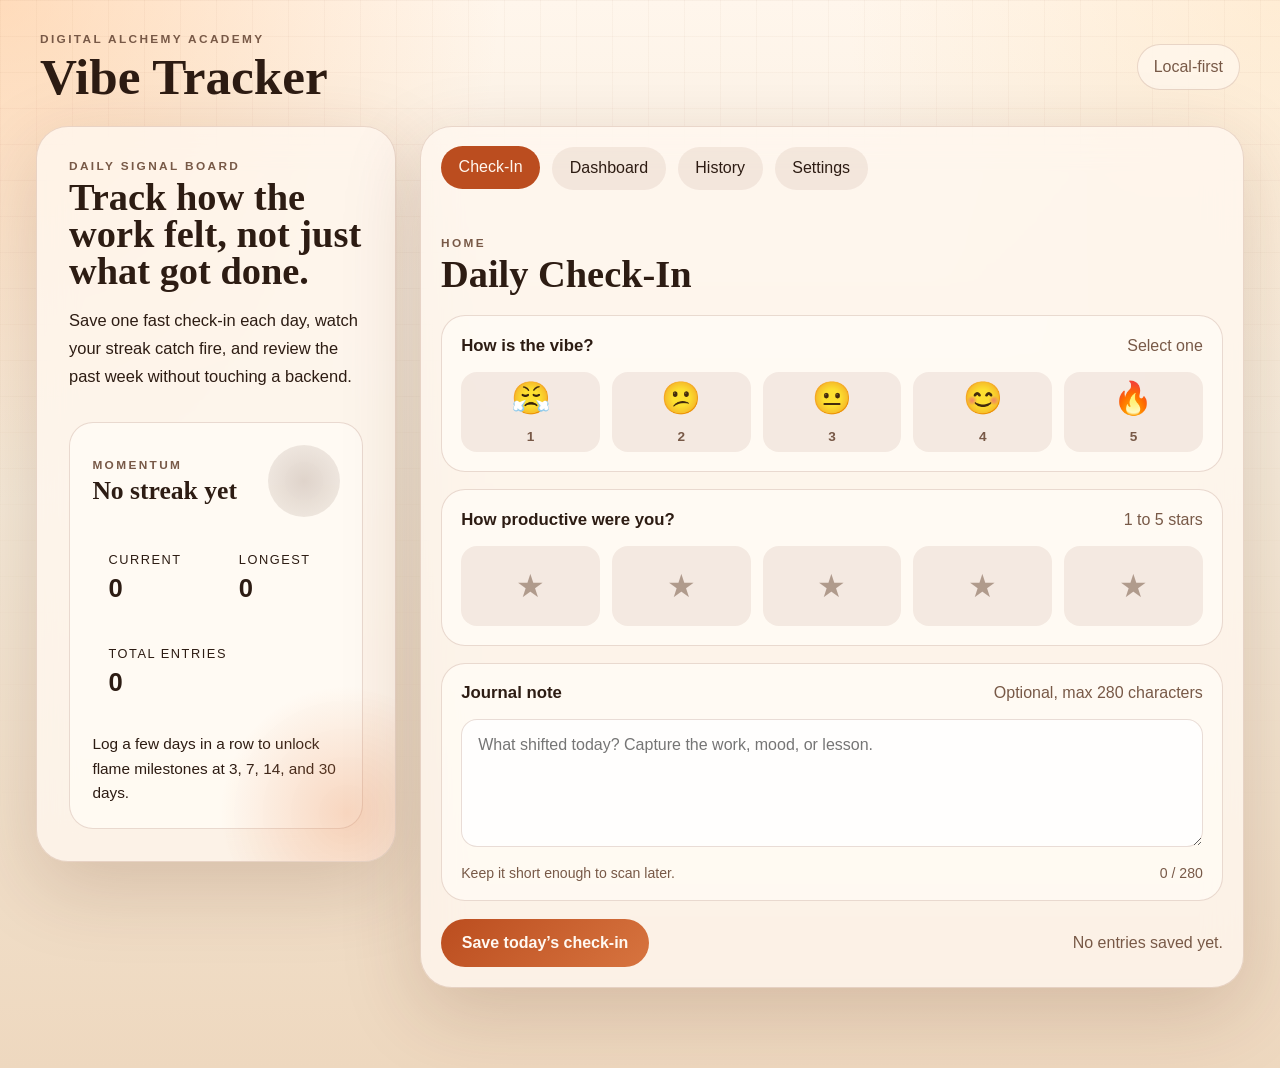
<file: index.html>
<!DOCTYPE html>
<html lang="en">
<head>
  <meta charset="UTF-8">
  <meta name="viewport" content="width=device-width, initial-scale=1.0">
  <meta name="description" content="Vibe Tracker is a local-first daily mood and productivity tracker with streaks, charts, and journal entries.">
  <title>Vibe Tracker</title>
  <link rel="icon" type="image/svg+xml" href="./assets/favicon.svg">
  <link rel="stylesheet" href="./css/styles.css">
</head>
<body>
  <div class="app-shell">
    <header class="topbar">
      <div>
        <p class="eyebrow">Digital Alchemy Academy</p>
        <h1>Vibe Tracker</h1>
      </div>
      <div class="live-pill">
        <span class="pulse-dot" aria-hidden="true"></span>
        <span>Local-first</span>
      </div>
    </header>

    <main class="layout">
      <aside class="hero-panel">
        <p class="panel-kicker">Daily signal board</p>
        <h2>Track how the work felt, not just what got done.</h2>
        <p class="hero-copy">
          Save one fast check-in each day, watch your streak catch fire, and review the past week without touching a backend.
        </p>

        <section class="streak-card" aria-live="polite">
          <div class="streak-header">
            <div>
              <p class="panel-kicker">Momentum</p>
              <h3 id="streak-status-label">No streak yet</h3>
            </div>
            <div class="ember-orb ember-tier-0" id="streak-flame" aria-hidden="true">•</div>
          </div>
          <div class="streak-metrics">
            <article>
              <span>Current</span>
              <strong id="current-streak">0</strong>
            </article>
            <article>
              <span>Longest</span>
              <strong id="longest-streak">0</strong>
            </article>
            <article>
              <span>Total entries</span>
              <strong id="entry-total">0</strong>
            </article>
          </div>
          <p class="streak-milestone" id="streak-milestone">
            Log a few days in a row to unlock flame milestones at 3, 7, 14, and 30 days.
          </p>
        </section>
      </aside>

      <section class="content-panel">
        <nav class="view-nav" aria-label="Primary">
          <button class="nav-button active" data-view-target="checkin-view" type="button">Check-In</button>
          <button class="nav-button" data-view-target="dashboard-view" type="button">Dashboard</button>
          <button class="nav-button" data-view-target="history-view" type="button">History</button>
          <button class="nav-button" data-view-target="settings-view" type="button">Settings</button>
        </nav>

        <section id="flash-message" class="flash-message" aria-live="polite"></section>

        <section class="view active" id="checkin-view">
          <div class="section-heading">
            <div>
              <p class="panel-kicker">Home</p>
              <h2>Daily Check-In</h2>
            </div>
            <p class="section-note" id="today-label"></p>
          </div>

          <form id="checkin-form" class="checkin-form">
            <div class="field-group">
              <div class="field-heading">
                <label>How is the vibe?</label>
                <span>Select one</span>
              </div>
              <div class="emoji-grid" id="vibe-options" role="radiogroup" aria-label="Vibe score">
                <button type="button" class="emoji-option" data-score="1" aria-label="Very low vibe">😤<span>1</span></button>
                <button type="button" class="emoji-option" data-score="2" aria-label="Low vibe">😕<span>2</span></button>
                <button type="button" class="emoji-option" data-score="3" aria-label="Neutral vibe">😐<span>3</span></button>
                <button type="button" class="emoji-option" data-score="4" aria-label="Good vibe">😊<span>4</span></button>
                <button type="button" class="emoji-option" data-score="5" aria-label="Excellent vibe">🔥<span>5</span></button>
              </div>
            </div>

            <div class="field-group">
              <div class="field-heading">
                <label>How productive were you?</label>
                <span>1 to 5 stars</span>
              </div>
              <div class="star-grid" id="productivity-options" role="radiogroup" aria-label="Productivity score">
                <button type="button" class="star-option" data-score="1" aria-label="1 star">★</button>
                <button type="button" class="star-option" data-score="2" aria-label="2 stars">★</button>
                <button type="button" class="star-option" data-score="3" aria-label="3 stars">★</button>
                <button type="button" class="star-option" data-score="4" aria-label="4 stars">★</button>
                <button type="button" class="star-option" data-score="5" aria-label="5 stars">★</button>
              </div>
            </div>

            <div class="field-group">
              <div class="field-heading">
                <label for="note-input">Journal note</label>
                <span>Optional, max 280 characters</span>
              </div>
              <textarea id="note-input" name="note" maxlength="280" rows="5" placeholder="What shifted today? Capture the work, mood, or lesson."></textarea>
              <div class="field-footer">
                <span>Keep it short enough to scan later.</span>
                <span id="note-counter">0 / 280</span>
              </div>
            </div>

            <div class="form-actions">
              <button class="primary-button" type="submit">Save today’s check-in</button>
              <p class="section-note" id="last-save-label">No entries saved yet.</p>
            </div>
          </form>
        </section>

        <section class="view" id="dashboard-view">
          <div class="section-heading">
            <div>
              <p class="panel-kicker">Weekly review</p>
              <h2>Dashboard</h2>
            </div>
            <p class="section-note">Last 7 days only</p>
          </div>

          <div class="stats-grid">
            <article class="stat-card">
              <span>Average vibe</span>
              <strong id="avg-vibe-stat">0.0</strong>
            </article>
            <article class="stat-card">
              <span>Average productivity</span>
              <strong id="avg-productivity-stat">0.0</strong>
            </article>
            <article class="stat-card">
              <span>Entries this week</span>
              <strong id="weekly-count-stat">0</strong>
            </article>
          </div>

          <div class="chart-grid">
            <article class="chart-card">
              <div class="chart-heading">
                <h3>Vibe trend</h3>
                <span>1 to 5 scale</span>
              </div>
              <canvas id="vibe-chart" width="640" height="260" aria-label="Vibe chart"></canvas>
            </article>
            <article class="chart-card">
              <div class="chart-heading">
                <h3>Productivity trend</h3>
                <span>1 to 5 scale</span>
              </div>
              <canvas id="productivity-chart" width="640" height="260" aria-label="Productivity chart"></canvas>
            </article>
          </div>
        </section>

        <section class="view" id="history-view">
          <div class="section-heading">
            <div>
              <p class="panel-kicker">Archive</p>
              <h2>History</h2>
            </div>
            <p class="section-note">Newest first</p>
          </div>

          <div id="history-list" class="history-list" aria-live="polite"></div>
        </section>

        <section class="view" id="settings-view">
          <div class="section-heading">
            <div>
              <p class="panel-kicker">Data controls</p>
              <h2>Settings</h2>
            </div>
            <p class="section-note">Everything stays in this browser unless you export it.</p>
          </div>

          <div class="settings-grid">
            <article class="settings-card">
              <h3>Export your data</h3>
              <p>Download every entry and current streak summary as JSON.</p>
              <button id="export-button" class="secondary-button" type="button">Export JSON</button>
            </article>

            <article class="settings-card">
              <h3>Import a backup</h3>
              <p>Restore from a previous JSON export. Existing data will be replaced after confirmation.</p>
              <label class="file-button" for="import-input">Choose JSON file</label>
              <input id="import-input" type="file" accept="application/json">
            </article>

            <article class="settings-card danger-card">
              <h3>Clear all data</h3>
              <p>Remove every entry from localStorage. This cannot be undone unless you exported first.</p>
              <button id="clear-button" class="danger-button" type="button">Clear everything</button>
            </article>
          </div>
        </section>
      </section>
    </main>
  </div>

  <template id="history-item-template">
    <article class="history-item">
      <div class="history-item-main">
        <div class="history-meta">
          <span class="history-date"></span>
          <span class="history-vibe"></span>
          <span class="history-productivity"></span>
        </div>
        <p class="history-snippet"></p>
      </div>
      <div class="history-actions">
        <button class="text-button history-toggle" type="button">Expand</button>
        <button class="text-button danger-text history-delete" type="button">Delete</button>
      </div>
      <div class="history-note"></div>
    </article>
  </template>

  <script src="./js/storage.js"></script>
  <script src="./js/streaks.js"></script>
  <script src="./js/checkin.js"></script>
  <script src="./js/dashboard.js"></script>
  <script src="./js/history.js"></script>
  <script src="./js/app.js"></script>
</body>
</html>
</file>
<file: css/styles.css>
:root {
  --bg: #f5ead9;
  --panel: rgba(255, 248, 240, 0.78);
  --panel-border: rgba(116, 48, 18, 0.16);
  --text: #2d1c13;
  --muted: #785947;
  --accent: #bb4d1f;
  --gold: #d2a24c;
  --danger: #8f1d1d;
  --shadow: 0 24px 80px rgba(90, 39, 18, 0.18);
  --radius-xl: 32px;
  --radius-lg: 24px;
  --radius-md: 16px;
  --max-width: 1240px;
}

* {
  box-sizing: border-box;
}

html {
  color-scheme: light;
}

body {
  margin: 0;
  min-height: 100vh;
  font-family: "Segoe UI", "Trebuchet MS", sans-serif;
  color: var(--text);
  background:
    radial-gradient(circle at top left, rgba(255, 183, 120, 0.42), transparent 30%),
    radial-gradient(circle at top right, rgba(255, 220, 171, 0.36), transparent 26%),
    linear-gradient(180deg, #fff6ec 0%, var(--bg) 45%, #eed8bf 100%);
}

body::before {
  content: "";
  position: fixed;
  inset: 0;
  pointer-events: none;
  background-image:
    linear-gradient(rgba(116, 48, 18, 0.04) 1px, transparent 1px),
    linear-gradient(90deg, rgba(116, 48, 18, 0.04) 1px, transparent 1px);
  background-size: 36px 36px;
  mask-image: linear-gradient(180deg, rgba(0, 0, 0, 0.85), transparent 95%);
}

button,
input,
textarea {
  font: inherit;
}

button {
  cursor: pointer;
}

.app-shell {
  width: min(100%, var(--max-width));
  margin: 0 auto;
  padding: 2rem 1rem 5rem;
}

.topbar,
.layout,
.streak-header,
.streak-metrics,
.view-nav,
.section-heading,
.field-heading,
.field-footer,
.form-actions,
.stats-grid,
.chart-grid,
.chart-heading,
.history-meta,
.history-actions,
.settings-grid {
  display: flex;
}

.topbar {
  justify-content: space-between;
  align-items: center;
  gap: 1rem;
  padding: 0 0.25rem 1.5rem;
}

.eyebrow,
.panel-kicker,
.live-pill,
.section-note,
.field-heading span,
.field-footer,
.stat-card span,
.chart-heading span,
.history-meta,
.settings-card p {
  color: var(--muted);
}

.eyebrow,
.panel-kicker {
  margin: 0 0 0.4rem;
  text-transform: uppercase;
  letter-spacing: 0.2em;
  font-size: 0.74rem;
  font-weight: 700;
}

h1,
h2,
h3 {
  margin: 0;
  font-family: Georgia, "Times New Roman", serif;
  font-weight: 700;
  line-height: 0.96;
}

h1 {
  font-size: clamp(2.5rem, 4vw, 4rem);
}

h2 {
  font-size: clamp(2rem, 3vw, 3rem);
}

h3 {
  font-size: clamp(1.3rem, 2vw, 1.7rem);
}

.live-pill {
  align-items: center;
  gap: 0.65rem;
  padding: 0.8rem 1rem;
  border: 1px solid var(--panel-border);
  border-radius: 999px;
  background: rgba(255, 248, 240, 0.7);
  backdrop-filter: blur(14px);
}

.pulse-dot {
  width: 0.7rem;
  height: 0.7rem;
  border-radius: 999px;
  background: var(--accent);
  box-shadow: 0 0 0 0 rgba(187, 77, 31, 0.42);
  animation: pulse 1.8s infinite;
}

.layout {
  gap: 1.5rem;
  align-items: stretch;
}

.hero-panel,
.content-panel {
  border: 1px solid var(--panel-border);
  border-radius: var(--radius-xl);
  background: var(--panel);
  backdrop-filter: blur(18px);
  box-shadow: var(--shadow);
}

.hero-panel {
  width: min(33%, 360px);
  min-width: 300px;
  padding: 2rem;
  position: sticky;
  top: 1.2rem;
  align-self: flex-start;
  overflow: hidden;
}

.hero-panel::after {
  content: "";
  position: absolute;
  width: 16rem;
  height: 16rem;
  right: -5rem;
  bottom: -5rem;
  border-radius: 50%;
  background: radial-gradient(circle, rgba(232, 138, 83, 0.32), transparent 70%);
}

.hero-copy {
  margin: 1rem 0 2rem;
  font-size: 1.03rem;
  line-height: 1.7;
}

.streak-card,
.chart-card,
.history-item,
.settings-card,
.stat-card,
.field-group {
  border: 1px solid var(--panel-border);
  border-radius: var(--radius-lg);
  background: rgba(255, 251, 246, 0.75);
}

.streak-card {
  position: relative;
  padding: 1.4rem;
}

.streak-header {
  justify-content: space-between;
  align-items: center;
  gap: 1rem;
}

.ember-orb {
  width: 4.5rem;
  height: 4.5rem;
  display: grid;
  place-items: center;
  border-radius: 50%;
  font-size: 2rem;
  font-weight: 700;
  color: transparent;
  transition: transform 180ms ease;
}

.ember-tier-0 {
  background: radial-gradient(circle, rgba(120, 89, 71, 0.24), rgba(120, 89, 71, 0.08));
}

.ember-tier-1 {
  background: radial-gradient(circle, rgba(255, 177, 87, 0.78), rgba(204, 80, 31, 0.28));
  box-shadow: 0 0 35px rgba(226, 122, 60, 0.26);
}

.ember-tier-2 {
  transform: scale(1.08);
  background: radial-gradient(circle, rgba(255, 188, 97, 0.95), rgba(211, 79, 24, 0.38));
  box-shadow: 0 0 45px rgba(226, 109, 41, 0.34);
}

.ember-tier-3 {
  transform: scale(1.14);
  background: radial-gradient(circle, rgba(255, 205, 116, 1), rgba(211, 79, 24, 0.48));
  box-shadow: 0 0 56px rgba(226, 109, 41, 0.4);
}

.ember-tier-4 {
  transform: scale(1.22);
  background: radial-gradient(circle, rgba(255, 223, 131, 1), rgba(211, 79, 24, 0.6));
  box-shadow: 0 0 68px rgba(226, 109, 41, 0.5);
}

.streak-metrics {
  margin: 1.25rem 0;
  gap: 0.85rem;
  flex-wrap: wrap;
}

.streak-metrics article,
.stat-card {
  flex: 1 1 6rem;
  min-width: 5.5rem;
  padding: 0.95rem 1rem;
}

.streak-metrics span,
.stat-card span {
  display: block;
  margin-bottom: 0.4rem;
  font-size: 0.8rem;
  text-transform: uppercase;
  letter-spacing: 0.12em;
}

.streak-metrics strong,
.stat-card strong {
  font-size: 1.6rem;
}

.streak-milestone {
  margin: 0;
  font-size: 0.96rem;
  line-height: 1.6;
}

.content-panel {
  flex: 1;
  min-width: 0;
  padding: 1.25rem;
}

.view-nav {
  gap: 0.75rem;
  flex-wrap: wrap;
  margin-bottom: 1rem;
}

.nav-button,
.primary-button,
.secondary-button,
.danger-button,
.file-button,
.text-button,
.emoji-option,
.star-option {
  border: none;
  transition: transform 160ms ease, background 160ms ease, color 160ms ease, border-color 160ms ease, box-shadow 160ms ease;
}

.nav-button {
  padding: 0.8rem 1.1rem;
  border-radius: 999px;
  background: rgba(116, 48, 18, 0.08);
  color: var(--text);
}

.nav-button.active,
.nav-button:hover,
.nav-button:focus-visible {
  background: var(--accent);
  color: #fff7ef;
  transform: translateY(-1px);
}

.flash-message {
  min-height: 1.5rem;
  margin-bottom: 0.35rem;
  color: var(--accent);
  font-weight: 700;
}

.view {
  display: none;
  animation: rise 220ms ease;
}

.view.active {
  display: block;
}

.section-heading {
  justify-content: space-between;
  align-items: end;
  gap: 1rem;
  margin-bottom: 1.4rem;
}

.section-note {
  margin: 0;
  text-align: right;
}

.checkin-form {
  display: grid;
  gap: 1.1rem;
}

.field-group {
  padding: 1.2rem;
}

.field-heading,
.field-footer,
.form-actions,
.chart-heading,
.history-item {
  justify-content: space-between;
}

.field-heading {
  align-items: baseline;
  gap: 0.8rem;
  margin-bottom: 1rem;
}

.field-heading label {
  font-size: 1.05rem;
  font-weight: 700;
}

.emoji-grid,
.star-grid {
  display: grid;
  gap: 0.75rem;
  grid-template-columns: repeat(5, minmax(0, 1fr));
}

.emoji-option,
.star-option {
  min-height: 5rem;
  border: 1px solid transparent;
  border-radius: var(--radius-md);
  background: rgba(116, 48, 18, 0.08);
  color: var(--text);
}

.emoji-option {
  display: grid;
  place-items: center;
  gap: 0.1rem;
  font-size: 2rem;
}

.emoji-option span {
  font-size: 0.85rem;
  font-weight: 700;
  color: var(--muted);
}

.star-option {
  font-size: 2rem;
  color: rgba(120, 89, 71, 0.55);
}

.emoji-option:hover,
.emoji-option:focus-visible,
.emoji-option.selected,
.star-option:hover,
.star-option:focus-visible,
.star-option.selected {
  transform: translateY(-2px);
  border-color: rgba(187, 77, 31, 0.28);
  background: rgba(232, 138, 83, 0.22);
  box-shadow: 0 12px 24px rgba(187, 77, 31, 0.12);
}

.star-option.selected,
.star-option.filled {
  color: var(--gold);
}

textarea {
  width: 100%;
  resize: vertical;
  min-height: 8rem;
  padding: 1rem;
  border: 1px solid var(--panel-border);
  border-radius: var(--radius-md);
  background: rgba(255, 255, 255, 0.78);
  color: var(--text);
}

textarea:focus-visible,
.primary-button:focus-visible,
.secondary-button:focus-visible,
.danger-button:focus-visible,
.file-button:focus-visible,
.nav-button:focus-visible,
.text-button:focus-visible,
.emoji-option:focus-visible,
.star-option:focus-visible {
  outline: 2px solid rgba(187, 77, 31, 0.45);
  outline-offset: 2px;
}

.field-footer {
  margin-top: 0.85rem;
  gap: 1rem;
  font-size: 0.88rem;
}

.form-actions {
  align-items: center;
  gap: 1rem;
  flex-wrap: wrap;
}

.primary-button,
.secondary-button,
.danger-button,
.file-button {
  padding: 0.95rem 1.3rem;
  border-radius: 999px;
  font-weight: 700;
}

.primary-button {
  background: linear-gradient(135deg, var(--accent) 0%, #d7743f 100%);
  color: #fff9f2;
}

.secondary-button,
.file-button {
  background: rgba(116, 48, 18, 0.08);
  color: var(--text);
}

.danger-button {
  background: rgba(143, 29, 29, 0.12);
  color: var(--danger);
}

.primary-button:hover,
.secondary-button:hover,
.danger-button:hover,
.file-button:hover {
  transform: translateY(-1px);
}

.stats-grid,
.chart-grid,
.settings-grid {
  gap: 1rem;
  flex-wrap: wrap;
}

.stats-grid {
  margin-bottom: 1rem;
}

.chart-card {
  flex: 1 1 20rem;
  padding: 1rem;
}

.chart-heading {
  align-items: baseline;
  gap: 1rem;
  margin-bottom: 1rem;
}

canvas {
  width: 100%;
  height: auto;
  display: block;
}

.history-list {
  display: grid;
  gap: 0.9rem;
}

.history-item {
  flex-direction: column;
  gap: 1rem;
  padding: 1rem 1.1rem;
}

.history-item-main {
  display: grid;
  gap: 0.65rem;
}

.history-meta {
  flex-wrap: wrap;
  gap: 0.8rem;
  font-size: 0.88rem;
  text-transform: uppercase;
  letter-spacing: 0.1em;
}

.history-snippet,
.history-note {
  margin: 0;
  line-height: 1.65;
}

.history-note {
  display: none;
  padding-top: 0.75rem;
  border-top: 1px dashed rgba(116, 48, 18, 0.18);
  color: var(--muted);
}

.history-note.expanded {
  display: block;
}

.history-actions {
  align-items: center;
  gap: 0.75rem;
  flex-wrap: wrap;
}

.text-button {
  padding: 0;
  background: transparent;
  color: var(--accent);
  font-weight: 700;
}

.danger-text {
  color: var(--danger);
}

.settings-card {
  flex: 1 1 16rem;
  padding: 1.15rem;
}

.settings-card p {
  margin: 0.7rem 0 1.2rem;
  line-height: 1.65;
}

.danger-card {
  background: rgba(255, 242, 242, 0.68);
}

#import-input {
  display: none;
}

.empty-state {
  padding: 2rem 1.5rem;
  border: 1px dashed rgba(116, 48, 18, 0.25);
  border-radius: var(--radius-lg);
  color: var(--muted);
  text-align: center;
  line-height: 1.7;
}

@keyframes pulse {
  0% { box-shadow: 0 0 0 0 rgba(187, 77, 31, 0.42); }
  70% { box-shadow: 0 0 0 14px rgba(187, 77, 31, 0); }
  100% { box-shadow: 0 0 0 0 rgba(187, 77, 31, 0); }
}

@keyframes rise {
  from {
    opacity: 0;
    transform: translateY(8px);
  }

  to {
    opacity: 1;
    transform: translateY(0);
  }
}

@media (max-width: 980px) {
  .layout {
    flex-direction: column;
  }

  .hero-panel {
    width: 100%;
    min-width: 0;
    position: relative;
    top: 0;
  }
}

@media (max-width: 720px) {
  .app-shell {
    padding: 1rem 0.85rem 6rem;
  }

  .topbar,
  .section-heading,
  .field-heading,
  .field-footer,
  .form-actions,
  .chart-heading,
  .history-actions {
    flex-direction: column;
    align-items: flex-start;
  }

  .topbar {
    padding-bottom: 1rem;
  }

  .content-panel {
    padding: 1rem;
  }

  .view-nav {
    position: sticky;
    bottom: 0.8rem;
    z-index: 10;
    padding: 0.5rem;
    border: 1px solid var(--panel-border);
    border-radius: 999px;
    background: rgba(255, 248, 240, 0.95);
    backdrop-filter: blur(16px);
    justify-content: center;
  }

  .nav-button {
    flex: 1 1 calc(50% - 0.5rem);
    text-align: center;
  }

  .emoji-option,
  .star-option {
    min-height: 4.1rem;
  }
}
</file>
